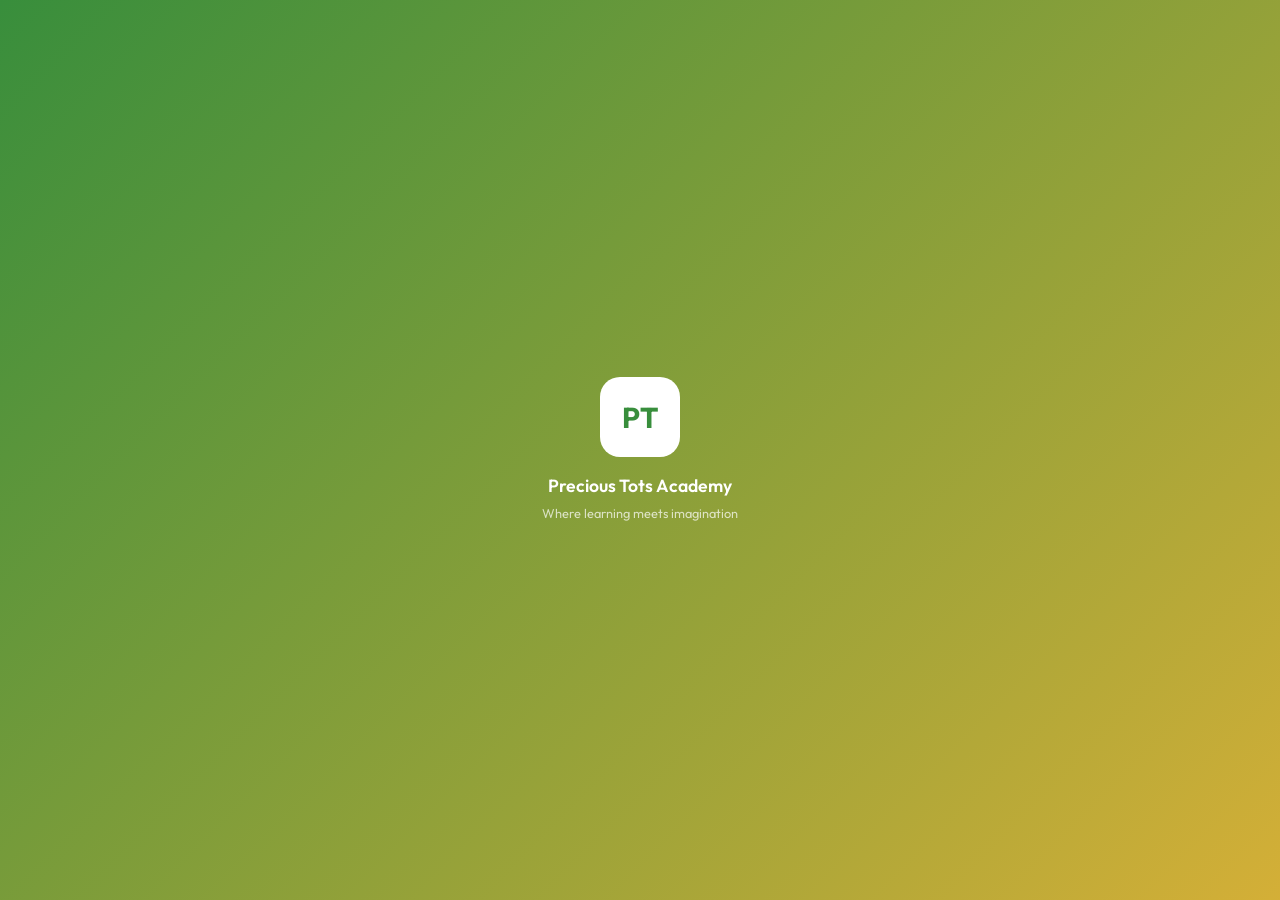
<file: app/src/main/assets/public/index.html>
<!DOCTYPE html>
<html lang="en">
<head>
  <meta charset="UTF-8" />
  <meta name="viewport" content="width=device-width, initial-scale=1.0, maximum-scale=1.0, user-scalable=no, viewport-fit=cover" />
  <meta name="apple-mobile-web-app-capable" content="yes" />
  <meta name="apple-mobile-web-app-status-bar-style" content="default" />
  <meta name="apple-mobile-web-app-title" content="PTA" />
  <meta name="mobile-web-app-capable" content="yes" />
  <meta name="theme-color" content="#388E3C" />
  <meta name="description" content="Precious Tots Academy — Where learning meets imagination." />
  <title>PTA — Precious Tots Academy</title>

  <link rel="manifest" href="./manifest.json" />

  <!-- Favicon -->
  <link rel="icon" href="data:image/svg+xml,<svg xmlns=%22http://www.w3.org/2000/svg%22 viewBox=%220 0 100 100%22><rect width=%22100%22 height=%22100%22 rx=%2222%22 fill=%22%23388E3C%22/><text x=%2250%22 y=%2268%22 font-size=%2255%22 text-anchor=%22middle%22 fill=%22white%22 font-family=%22Arial%22 font-weight=%22bold%22>PT</text></svg>" />

  <!-- Apple touch icon -->
  <link rel="apple-touch-icon" href="data:image/svg+xml,<svg xmlns=%22http://www.w3.org/2000/svg%22 viewBox=%220 0 100 100%22><rect width=%22100%22 height=%22100%22 rx=%2222%22 fill=%22%23388E3C%22/><text x=%2250%22 y=%2268%22 font-size=%2255%22 text-anchor=%22middle%22 fill=%22white%22 font-family=%22Arial%22 font-weight=%22bold%22>PT</text></svg>" />

  <!-- Bootstrap CSS -->
  <link href="https://cdn.jsdelivr.net/npm/bootstrap@5.3.2/dist/css/bootstrap.min.css" rel="stylesheet">

  <!-- Bootstrap Icons -->
  <link rel="stylesheet" href="https://cdn.jsdelivr.net/npm/bootstrap-icons@1.11.1/font/bootstrap-icons.css">

  <!-- Fonts -->
  <link href="https://fonts.googleapis.com/css2?family=Outfit:wght@300;400;500;600;700&display=swap" rel="stylesheet">

  <!-- App Styles -->
  <link rel="stylesheet" href="./styles.css">
</head>

<body data-theme="light">

  <!-- ===== Splash Screen ===== -->
  <div class="splash" id="splash">
    <div class="splash-logo">PT</div>
    <div class="splash-text">Precious Tots Academy</div>
    <div class="splash-subtext">Where learning meets imagination</div>
  </div>

  <!-- ===== Authentication Landing ===== -->
  <main class="auth-landing" id="authLanding" aria-label="Account access">
    <div class="auth-landing-glow auth-glow-one"></div>
    <div class="auth-landing-glow auth-glow-two"></div>
    <section class="auth-card">
      <div class="auth-brand">
        <div class="auth-brand-logo">PT</div>
        <div>
          <h1>Precious Tots Academy</h1>
          <p>Where learning meets imagination</p>
        </div>
      </div>

      <div class="auth-tabs" role="tablist" aria-label="Account options">
        <button type="button" class="auth-tab active" data-auth-panel="signupPanel">Create account</button>
        <button type="button" class="auth-tab" data-auth-panel="loginPanel">Log in</button>
      </div>

      <div class="auth-panel active" id="signupPanel">
        <h2>Create your account</h2>
        <p class="auth-intro">Submit your details and an administrator will review your request and provide an invite code.</p>
        <div class="auth-alerts"></div>
        <form id="signupForm">
          <div class="form-group">
            <label class="form-label" for="fullName">Name</label>
            <input type="text" class="form-input" id="fullName" placeholder="Enter your full name" autocomplete="name" required>
          </div>
          <div class="form-group">
            <label class="form-label" for="signupEmail">Email</label>
            <input type="email" class="form-input" id="signupEmail" placeholder="Enter your email" autocomplete="email" required>
          </div>
          <div class="form-group">
            <label class="form-label" for="signupPassword">Password</label>
            <input type="password" class="form-input" id="signupPassword" placeholder="Create a password" autocomplete="new-password" minlength="6" required>
          </div>
          <div class="form-group">
            <label class="form-label" for="confirmPassword">Confirm password</label>
            <input type="password" class="form-input" id="confirmPassword" placeholder="Repeat your password" autocomplete="new-password" minlength="6" required>
          </div>
          <button type="submit" class="auth-btn">
            <span class="btn-text">Request invite code</span>
            <div class="spinner-border spinner-border-sm" role="status"><span class="visually-hidden">Loading...</span></div>
          </button>
          <p class="legal-links">By requesting an account you acknowledge our <a href="legal/privacy.html" target="_blank">Privacy Policy</a>. You will accept the <a href="legal/terms.html" target="_blank">Terms</a> and <a href="legal/community-guidelines.html" target="_blank">Community Guidelines</a> before posting.</p>
        </form>
      </div>

      <div class="auth-panel" id="loginPanel">
        <h2>Welcome back</h2>
        <p class="auth-intro">Enter the invite code supplied by the administrator to continue.</p>
        <div class="auth-alerts"></div>
        <form id="loginForm">
          <div class="form-group">
            <label class="form-label" for="loginEmail">Email</label>
            <input type="email" class="form-input" id="loginEmail" placeholder="Enter your email" autocomplete="email" required>
          </div>
          <div class="form-group">
            <label class="form-label" for="loginPassword">Password</label>
            <input type="password" class="form-input" id="loginPassword" placeholder="Enter your password" autocomplete="current-password" required>
          </div>
          <div class="form-group">
            <label class="form-label" for="loginInviteCode">Invite code</label>
            <input type="text" class="form-input invite-code-input" id="loginInviteCode" placeholder="Not required for administrators" autocomplete="one-time-code" autocapitalize="characters">
          </div>
          <div class="auth-form-links"><a href="#" class="auth-link" data-sheet="forgotSheet">Forgot password?</a></div>
          <button type="submit" class="auth-btn">
            <span class="btn-text">Log in</span>
            <div class="spinner-border spinner-border-sm" role="status"><span class="visually-hidden">Loading...</span></div>
          </button>
        </form>
      </div>
    </section>
  </main>

  <!-- ===== App Shell ===== -->
  <div class="app-shell protected-app" style="display:none;">

    <!-- ===== Top App Bar ===== -->
    <header class="app-bar">
      <button class="icon-btn" id="menuToggle" aria-label="Open menu"><i class="bi bi-list"></i></button>
      <div class="app-bar-title">
        <div class="app-bar-logo">PT</div>
        <span id="appBarTitle">Precious Tots Academy</span>
      </div>
    </header>

    <!-- ===== Home Page ===== -->
    <div class="page active" id="page-home">

      <!-- Hero -->
      <section class="hero-section">
        <div class="floating-shape shape1"></div>
        <div class="floating-shape shape2"></div>
        <div class="floating-shape shape3"></div>
        <div style="position: relative; z-index: 10;">
          <h1>Where Learning Meets Imagination <i class="bi bi-stars"></i></h1>
          <p>Welcome to Precious Tots Academy — a joyful, creative space where every child's potential shines.</p>
          <button class="cta-btn" onclick="switchPage('page-programs')">
            <i class="bi bi-mortarboard"></i> Explore Programs
          </button>
        </div>
      </section>

      <!-- About -->
      <section style="padding: 8px 0;">
        <h2 class="section-title scroll-animate">About Us</h2>
        <p class="section-subtitle scroll-animate">A joyful place where every child grows with love, curiosity, and creativity <i class="bi bi-rainbow"></i></p>

        <div class="card-glass scroll-animate">
          <p style="font-size: 0.9rem; line-height: 1.55; margin: 0; opacity: 0.85;">
            At Precious Tots Academy, we believe every child deserves a nurturing environment
            where imagination blossoms and learning feels like play. Our experienced teachers
            inspire confidence, curiosity, and kindness through hands-on activities and joyful exploration.
          </p>
          <div class="stat-row">
            <div class="stat-card">
              <h3>10+</h3>
              <p>Years Experience</p>
            </div>
            <div class="stat-card">
              <h3>200+</h3>
              <p>Happy Students</p>
            </div>
            <div class="stat-card">
              <h3>15:1</h3>
              <p>Student–Teacher</p>
            </div>
          </div>
        </div>
      </section>

      <!-- Why Choose Us -->
      <section style="padding: 8px 0;">
        <h2 class="section-title scroll-animate">Why Choose Us</h2>
        <p class="section-subtitle scroll-animate">Building a foundation of love, learning, and trust</p>

        <div class="values-grid">
          <div class="value-card scroll-animate">
            <div class="program-icon"><i class="bi bi-heart"></i></div>
            <h3>Caring Teachers</h3>
            <p>Passionate educators nurture every child with patience and warmth.</p>
          </div>
          <div class="value-card scroll-animate">
            <div class="program-icon"><i class="bi bi-shield-check"></i></div>
            <h3>Safe Environment</h3>
            <p>A clean, secure, and happy space for children to explore.</p>
          </div>
          <div class="value-card scroll-animate">
            <div class="program-icon"><i class="bi bi-book"></i></div>
            <h3>Creative Curriculum</h3>
            <p>Playful, hands-on activities that inspire curiosity.</p>
          </div>
          <div class="value-card scroll-animate">
            <div class="program-icon"><i class="bi bi-people"></i></div>
            <h3>Parent Partnership</h3>
            <p>We grow together with families through open communication.</p>
          </div>
        </div>
      </section>

      <!-- Testimonials Preview -->
      <section style="padding: 8px 0;">
        <h2 class="section-title scroll-animate">Parent Voices</h2>
        <p class="section-subtitle scroll-animate">Hear what our happy families have to say</p>

        <div class="testimonial-card scroll-animate">
          <div class="testimonial-avatar"><i class="bi bi-person-circle"></i></div>
          <blockquote>"My daughter absolutely loves her teachers! I've seen her confidence grow every week."</blockquote>
          <h4>— Mrs. Edimoh</h4>
        </div>
        <div class="testimonial-card scroll-animate">
          <div class="testimonial-avatar"><i class="bi bi-person-circle"></i></div>
          <blockquote>"Such a joyful, creative atmosphere. The staff truly care about each child's growth."</blockquote>
          <h4>— Mr. Naphtali Z.</h4>
        </div>
        <div class="testimonial-card scroll-animate">
          <div class="testimonial-avatar"><i class="bi bi-person-circle"></i></div>
          <blockquote>"We're so grateful for the safe, loving environment Precious Tots provides."</blockquote>
          <h4>— Mrs. Tayo B.</h4>
        </div>
      </section>
    </div>

    <!-- ===== Programs Page ===== -->
    <div class="page" id="page-programs">
      <h2 class="section-title scroll-animate">Our Programs</h2>
      <p class="section-subtitle scroll-animate">Nurturing young minds through every stage of growth</p>

      <div class="program-grid">
        <div class="program-card scroll-animate" data-program="creche">
          <div class="program-icon"><i class="bi bi-balloon-heart"></i></div>
          <h3>Crèche</h3>
          <p>Early care with gentle play-based introduction to learning.</p>
        </div>
        <div class="program-card scroll-animate" data-program="reception">
          <div class="program-icon"><i class="bi bi-palette"></i></div>
          <h3>Reception</h3>
          <p>Foundation for early learning through creative exploration.</p>
        </div>
        <div class="program-card scroll-animate" data-program="kg1">
          <div class="program-icon"><i class="bi bi-pencil"></i></div>
          <h3>KG 1</h3>
          <p>Building essential skills through structured play.</p>
        </div>
        <div class="program-card scroll-animate" data-program="kg2">
          <div class="program-icon"><i class="bi bi-book"></i></div>
          <h3>KG 2</h3>
          <p>Advanced kindergarten preparing children for primary.</p>
        </div>
        <div class="program-card scroll-animate" data-program="preparatory">
          <div class="program-icon"><i class="bi bi-gear"></i></div>
          <h3>Preparatory</h3>
          <p>Comprehensive preparation for primary school.</p>
        </div>
        <div class="program-card scroll-animate" data-program="grade1">
          <div class="program-icon"><i class="bi bi-1-circle"></i></div>
          <h3>Grade 1</h3>
          <p>Foundational literacy and numeracy focus.</p>
        </div>
        <div class="program-card scroll-animate" data-program="grade2">
          <div class="program-icon"><i class="bi bi-2-circle"></i></div>
          <h3>Grade 2</h3>
          <p>Building on core academic skills.</p>
        </div>
        <div class="program-card scroll-animate" data-program="grade3">
          <div class="program-icon"><i class="bi bi-3-circle"></i></div>
          <h3>Grade 3</h3>
          <p>Expanded subject knowledge and concepts.</p>
        </div>
        <div class="program-card scroll-animate" data-program="grade4">
          <div class="program-icon"><i class="bi bi-4-circle"></i></div>
          <h3>Grade 4</h3>
          <p>Independent learning skills development.</p>
        </div>
        <div class="program-card scroll-animate" data-program="grade5">
          <div class="program-icon"><i class="bi bi-5-circle"></i></div>
          <h3>Grade 5</h3>
          <p>Preparing students for secondary education.</p>
        </div>
      </div>

      <div style="text-align: center; margin-top: 20px;">
        <button class="cta-btn" id="signupTrigger">
          <i class="bi bi-mortarboard"></i> Enroll Now
        </button>
      </div>
    </div>

    <!-- ===== Gallery Page ===== -->
    <div class="page" id="page-gallery">
      <h2 class="section-title scroll-animate">Noticeboard</h2>
      <p class="section-subtitle scroll-animate">School photos, documents, videos and announcements</p>

      <!-- Upload Section (visible when logged in) -->
      <div id="uploadSection" style="display:none;">
        <div class="card-glass scroll-animate" style="margin-top: 20px;">
          <h3 style="font-size: 1.1rem; font-weight: 600; margin-bottom: 12px; text-align: center;">
            <i class="bi bi-cloud-arrow-up" style="color: var(--primary-green);"></i> Upload Media
          </h3>
          <p style="font-size: 0.8rem; opacity: 0.6; text-align: center; margin-bottom: 16px;">
            Share photos, documents, and videos
          </p>

          <div id="uploadAlerts"></div>

          <div class="upload-btn-row">
            <button class="upload-btn" id="cameraBtn">
              <i class="bi bi-camera"></i>
              <span>Camera</span>
            </button>
            <button class="upload-btn" onclick="document.getElementById('photoInput').click()">
              <i class="bi bi-image"></i>
              <span>Photo</span>
            </button>
            <button class="upload-btn" onclick="document.getElementById('pdfInput').click()">
              <i class="bi bi-file-earmark-pdf"></i>
              <span>PDF</span>
            </button>
            <button class="upload-btn" onclick="document.getElementById('videoInput').click()">
              <i class="bi bi-camera-reels"></i>
              <span>Video</span>
            </button>
          </div>

          <div id="uploadProgress" style="display:none; text-align:center; padding:12px; font-size:0.8rem; color:var(--primary-green); font-weight:500;"></div>

          <!-- Hidden file inputs -->
          <input type="file" id="photoInput" accept="image/png,image/jpeg,image/gif,image/webp,image/heic,image/heif" style="display:none;">
          <input type="file" id="pdfInput" accept="application/pdf,.pdf" style="display:none;">
          <input type="file" id="videoInput" accept="video/mp4,video/quicktime,video/x-msvideo,video/x-matroska,video/webm" style="display:none;">
        </div>
      </div>

      <div class="gallery-grid">
        <div class="gallery-item scroll-animate">
          <i class="bi bi-brush gallery-icon"></i>
          <h4>Art Class</h4>
          <p>Creative expression through painting and crafts</p>
        </div>
        <div class="gallery-item scroll-animate">
          <i class="bi bi-book-half gallery-icon"></i>
          <h4>Story Time</h4>
          <p>Immersive storytelling sessions</p>
        </div>
        <div class="gallery-item scroll-animate">
          <i class="bi bi-tree gallery-icon"></i>
          <h4>Outdoor Play</h4>
          <p>Safe, fun playground activities</p>
        </div>
        <div class="gallery-item scroll-animate">
          <i class="bi bi-music-note-beamed gallery-icon"></i>
          <h4>Music & Movement</h4>
          <p>Rhythm and coordination development</p>
        </div>
        <div class="gallery-item scroll-animate">
          <i class="bi bi-puzzle gallery-icon"></i>
          <h4>Learning Centers</h4>
          <p>Interactive educational stations</p>
        </div>
        <div class="gallery-item scroll-animate">
          <i class="bi bi-emoji-smile gallery-icon"></i>
          <h4>Happy Faces</h4>
          <p>Joyful moments throughout the day</p>
        </div>
      </div>
    </div>

    <!-- ===== Contact Page ===== -->
    <div class="page" id="page-contact">
      <h2 class="section-title scroll-animate">Get in Touch <i class="bi bi-flower1"></i></h2>
      <p class="section-subtitle scroll-animate">"Where learning blossoms and thrive."</p>

      <div class="card-glass scroll-animate">
        <div class="contact-item">
          <i class="bi bi-geo-alt"></i>
          <span>Road 2 (Nung Inyang Ekpo) Off Pepsi Junction,<br>Idoro Road, Uyo, Akwa Ibom State, Nigeria.</span>
        </div>
        <div class="contact-item">
          <i class="bi bi-telephone"></i>
          <a href="tel:+2348109778397">+234 810 977 8397</a>
        </div>
        <div class="contact-item">
          <i class="bi bi-envelope"></i>
          <a href="mailto:precioustotsacademy@outlook.com">precioustotsacademy@outlook.com</a>
        </div>
        <div style="margin-top: 16px;">
          <a href="https://wa.me/2348109778397" target="_blank" class="cta-btn" style="text-decoration: none;">
            <i class="bi bi-whatsapp"></i> Chat on WhatsApp
          </a>
        </div>
      </div>

      <div class="card-glass scroll-animate" style="padding: 0; overflow: hidden;">
        <div class="map-container" style="margin: 0; border: none; height: 220px;">
          <iframe
            src="https://www.google.com/maps/embed?pb=!1m18!1m12!1m3!1d3975.191570515006!2d7.950000!3d4.950000!2m3!1f0!2f0!3f0!3m2!1i1024!2i768!4f13.1!3m3!1m2!1s0x0%3A0x0!2zNMKwNTcnMDAuMCJOIDfCsDU3JzAwLjAiRQ!5e0!3m2!1sen!2sng!4v1620000000000!5m2!1sen!2sng"
            width="100%" height="100%" style="border:0;" allowfullscreen="" loading="lazy"
            referrerpolicy="no-referrer-when-downgrade">
          </iframe>
        </div>
      </div>

      <div style="text-align: center; padding: 24px 0 8px; font-size: 0.75rem; opacity: 0.5;">
        &copy; <script>document.write(new Date().getFullYear())</script> Precious Tots Academy<br>
        Built by <a href="https://wa.link/pf0gjq" target="_blank" style="color: var(--primary-green); text-decoration: none;">Great Pam</a>
      </div>
    </div>

    <div class="page" id="page-chat">
      <h2 class="section-title"><i class="bi bi-chat-dots"></i> Chatroom</h2>
      <p class="section-subtitle">PTA community group chat</p>
      <div id="chatMessages" class="chat-messages"><div class="chat-empty">Loading messages…</div></div>
      <form id="chatForm" class="chat-compose"><textarea id="chatInput" class="form-input" rows="2" maxlength="1000" placeholder="Type a message…" required></textarea><button class="auth-btn" type="submit"><i class="bi bi-send"></i> Send</button></form>
    </div>

    <div class="page" id="page-account">
      <h2 class="section-title"><i class="bi bi-person-gear"></i> Account &amp; Legal</h2>
      <p class="section-subtitle">Manage your account and review PTA policies</p>
      <div class="card-glass legal-menu">
        <a href="legal/privacy.html" target="_blank"><i class="bi bi-shield-check"></i> Privacy Policy</a>
        <a href="legal/terms.html" target="_blank"><i class="bi bi-file-text"></i> Terms of Use</a>
        <a href="legal/community-guidelines.html" target="_blank"><i class="bi bi-people"></i> Community Guidelines</a>
        <a href="legal/delete-account.html" target="_blank"><i class="bi bi-info-circle"></i> Account deletion information</a>
      </div>
      <div class="card-glass danger-zone">
        <h3>Delete account</h3>
        <p>Access will be revoked immediately. Your account is scheduled for permanent deletion after 14 days. Chat history is anonymized; owned uploads are deleted. Minimal safety records may be retained as described in the Privacy Policy.</p>
        <button type="button" class="danger-btn" id="deleteAccountBtn"><i class="bi bi-trash3"></i> Request account deletion</button>
      </div>
    </div>

    <!-- ===== Admin Page (hidden, shown for admins only) ===== -->
    <div class="page" id="page-admin">
      <h2 class="section-title scroll-animate"><i class="bi bi-shield-lock"></i> Admin Panel</h2>
      <p class="section-subtitle scroll-animate">Review account requests and manage members</p>

      <div id="adminAlerts"></div>

      <!-- Account Requests -->
      <div class="card-glass scroll-animate">
        <div class="admin-section-heading">
          <h3><i class="bi bi-person-check"></i> Account requests</h3>
          <span class="admin-count" id="adminRequestCount">0</span>
        </div>
        <p class="admin-section-help">Generate an access code for a requester, then share it with them.</p>
        <div id="adminRequestLoading" class="admin-loading">
          <div class="spinner-border spinner-border-sm" role="status"></div> Loading requests...
        </div>
        <div id="adminRequestList"></div>
      </div>

      <!-- Member List -->
      <div class="card-glass scroll-animate" style="margin-top: 12px;">
        <div class="admin-section-heading">
          <h3><i class="bi bi-people"></i> Members</h3>
          <span class="admin-count" id="adminMemberCount">0</span>
        </div>
        <div id="adminLoading" class="admin-loading">
          <div class="spinner-border spinner-border-sm" role="status"></div> Loading members...
        </div>
        <div id="adminMemberList"></div>
      </div>

      <!-- Administrator List -->
      <div class="card-glass scroll-animate" style="margin-top: 12px;">
        <div class="admin-section-heading">
          <h3><i class="bi bi-shield-check"></i> Administrators</h3>
          <span class="admin-count" id="adminAdminCount">0</span>
        </div>
        <p class="admin-section-help">Administrators can review requests, generate codes, and manage members.</p>
        <div id="adminAdminList"></div>
      </div>

      <div class="card-glass scroll-animate" style="margin-top: 12px;">
        <div class="admin-section-heading"><h3><i class="bi bi-flag"></i> Reports</h3><span class="admin-count" id="adminReportCount">0</span></div>
        <p class="admin-section-help">Review within 48 hours. Escalate child-safety concerns immediately to the safeguarding lead.</p>
        <div id="adminReportList"><p class="admin-loading">Loading reports...</p></div>
      </div>

    </div>

  </div><!-- /app-shell -->

  <div class="menu-overlay protected-app" id="menuOverlay" style="display:none;"></div>
  <aside class="side-menu protected-app" id="sideMenu" style="display:none;">
    <div class="side-menu-header"><strong>PTA Menu</strong><button class="icon-btn" id="menuClose"><i class="bi bi-x-lg"></i></button></div>
    <button class="menu-item" data-menu-page="page-gallery"><i class="bi bi-megaphone"></i> Noticeboard</button>
    <button class="menu-item" data-menu-page="page-chat"><i class="bi bi-chat-dots"></i> Chatroom</button>
    <div class="menu-section-label">Settings</div>
    <button class="menu-item" data-menu-page="page-account"><i class="bi bi-person-gear"></i> Account &amp; Legal</button>
    <button class="menu-item" data-menu-sheet="changePasswordSheet" type="button"><i class="bi bi-key"></i> Change Password</button>
    <button class="menu-item" id="themeToggle" type="button"><i class="bi bi-moon"></i><span class="menu-control-label">Dark mode</span></button>
    <button class="menu-item" id="loginTrigger" type="button"><i class="bi bi-box-arrow-right"></i><span class="menu-control-label">Sign out</span></button>
  </aside>

  <!-- ===== Biometric Lock Screen ===== -->
  <div id="biometricLock" class="biometric-lock">
    <div class="biometric-lock-content">
      <i class="bi bi-fingerprint biometric-lock-icon"></i>
      <h3>Authenticate</h3>
      <p id="biometricMsg">Use your fingerprint or screen lock to access PTA</p>
      <button class="auth-btn" id="biometricUnlockBtn">
        <span class="btn-text">Unlock</span>
      </button>
    </div>
  </div>

  <div id="consentGate" class="compliance-overlay" role="dialog" aria-modal="true" aria-labelledby="consentTitle">
    <div class="compliance-dialog">
      <h3 id="consentTitle">Before you continue</h3>
      <p>Review and accept the current PTA Terms of Use and Community Guidelines. Acceptance is recorded with the document version and time.</p>
      <div class="guideline-summary"><strong>Community safety</strong><span>No harassment, threats, hate, sexual or exploitative content, spam, impersonation, illegal content, unauthorized school disclosures, or sharing children’s information/images without authorization. Content may be removed and accounts suspended.</span></div>
      <div class="legal-links"><a href="legal/terms.html" target="_blank">Terms of Use</a> · <a href="legal/privacy.html" target="_blank">Privacy Policy</a> · <a href="legal/community-guidelines.html" target="_blank">Community Guidelines</a></div>
      <label class="consent-check"><input type="checkbox" id="consentCheckbox"> <span>I have read and agree to the Terms of Use and Community Guidelines.</span></label>
      <div id="consentError" class="form-error"></div>
      <button type="button" class="auth-btn" id="acceptLegalBtn">Accept and continue</button>
    </div>
  </div>

  <div id="reportSheet" class="compliance-overlay" role="dialog" aria-modal="true" aria-labelledby="reportTitle">
    <form class="compliance-dialog" id="reportForm">
      <h3 id="reportTitle">Report</h3>
      <p id="reportTargetText"></p>
      <label class="form-label" for="reportReason">Reason</label>
      <select class="form-input" id="reportReason" required><option value="">Select a reason</option><option value="harassment">Harassment, bullying, threats or hate</option><option value="sexual_content">Sexual or exploitative content</option><option value="child_safety">Child safety or unauthorized child information</option><option value="privacy">Privacy violation</option><option value="spam_impersonation">Spam or impersonation</option><option value="illegal_content">Illegal content</option><option value="school_confidentiality">Unauthorized school information</option><option value="other">Other</option></select>
      <label class="form-label" for="reportDetails">Details (optional)</label>
      <textarea class="form-input" id="reportDetails" maxlength="2000" rows="4"></textarea>
      <div class="dialog-actions"><button type="button" class="secondary-btn" id="cancelReportBtn">Cancel</button><button type="submit" class="auth-btn">Submit report</button></div>
    </form>
  </div>

  <!-- ===== Bottom Tab Navigation ===== -->
  <nav class="bottom-nav protected-app" style="display:none;">
    <a href="#" class="tab-item active" data-page="page-home">
      <i class="bi bi-house-door"></i>
      <span>Home</span>
    </a>
    <a href="#" class="tab-item" data-page="page-programs">
      <i class="bi bi-mortarboard"></i>
      <span>Programs</span>
    </a>
    <a href="#" class="tab-item" data-page="page-gallery">
      <i class="bi bi-images"></i>
      <span>Gallery</span>
    </a>
    <a href="#" class="tab-item" data-page="page-contact">
      <i class="bi bi-chat-dots"></i>
      <span>Contact</span>
    </a>
    <a href="#" class="tab-item" id="adminTab" data-page="page-admin" style="display:none;">
      <i class="bi bi-shield-lock"></i>
      <span>Admin</span>
    </a>
  </nav>

  <!-- ===== Sheet Overlay ===== -->
  <div class="sheet-overlay" id="sheetOverlay"></div>

  <!-- ===== Forgot Password Sheet ===== -->
  <div class="bottom-sheet" id="forgotSheet">
    <div class="sheet-handle"></div>
    <div class="sheet-content">
      <div class="sheet-icon"><i class="bi bi-key"></i></div>
      <h3 class="sheet-title">Reset Your Password</h3>
      <p style="text-align: center; font-size: 0.85rem; opacity: 0.7; margin-bottom: 16px;">
        Enter your email address and we'll send you a link to reset your password.
      </p>
      <form id="forgotPasswordForm">
        <div class="form-group">
          <label class="form-label" for="forgotEmail">Email Address</label>
          <input type="email" class="form-input" id="forgotEmail" placeholder="Enter your email" required>
        </div>
        <button type="submit" class="auth-btn">
          <span class="btn-text">Send Reset Link</span>
          <div class="spinner-border spinner-border-sm" role="status">
            <span class="visually-hidden">Loading...</span>
          </div>
        </button>
      </form>
      <div style="text-align: center; margin-top: 14px;">
        <a href="#" class="auth-link" id="backToLogin">Back to Login</a>
      </div>
    </div>
  </div>

  <!-- ===== Change Password Sheet ===== -->
  <div class="bottom-sheet" id="changePasswordSheet">
    <div class="sheet-handle"></div>
    <div class="sheet-content">
      <div class="sheet-icon"><i class="bi bi-shield-lock"></i></div>
      <h3 class="sheet-title">Change Password</h3>
      <p class="sheet-description">Confirm your current password, then choose a new password.</p>
      <form id="changePasswordForm">
        <div class="form-group">
          <label class="form-label" for="currentPassword">Current Password</label>
          <input type="password" class="form-input" id="currentPassword" autocomplete="current-password" required>
        </div>
        <div class="form-group">
          <label class="form-label" for="newPassword">New Password</label>
          <input type="password" class="form-input" id="newPassword" autocomplete="new-password" minlength="6" required>
        </div>
        <div class="form-group">
          <label class="form-label" for="confirmNewPassword">Confirm New Password</label>
          <input type="password" class="form-input" id="confirmNewPassword" autocomplete="new-password" minlength="6" required>
        </div>
        <button type="submit" class="auth-btn">
          <span class="btn-text">Update Password</span>
          <div class="spinner-border spinner-border-sm" role="status"><span class="visually-hidden">Loading...</span></div>
        </button>
      </form>
    </div>
  </div>

  <!-- ===== Program Detail Sheet ===== -->
  <div class="bottom-sheet" id="programSheet">
    <div class="sheet-handle"></div>
    <div class="sheet-content">
      <div class="sheet-icon"><i class="bi bi-info-circle"></i></div>
      <h3 class="sheet-title" id="programDetailTitle">Class Information</h3>
      <div class="program-detail-content">
        <p id="programDetailBody"></p>
      </div>
      <button type="button" class="auth-btn" onclick="hideSheet()">Close</button>
    </div>
  </div>

  <!-- Bootstrap JS -->
  <script src="https://cdn.jsdelivr.net/npm/bootstrap@5.3.2/dist/js/bootstrap.bundle.min.js"></script>

  <!-- Supabase Library (bundled locally) -->
  <script src="./supabase.min.js"></script>

  <!-- Supabase Config (must load before app.js) -->
  <script src="./supabase-config.js"></script>

  <!-- App JS -->
  <script src="./app.js"></script>
</body>
</html>
</file>
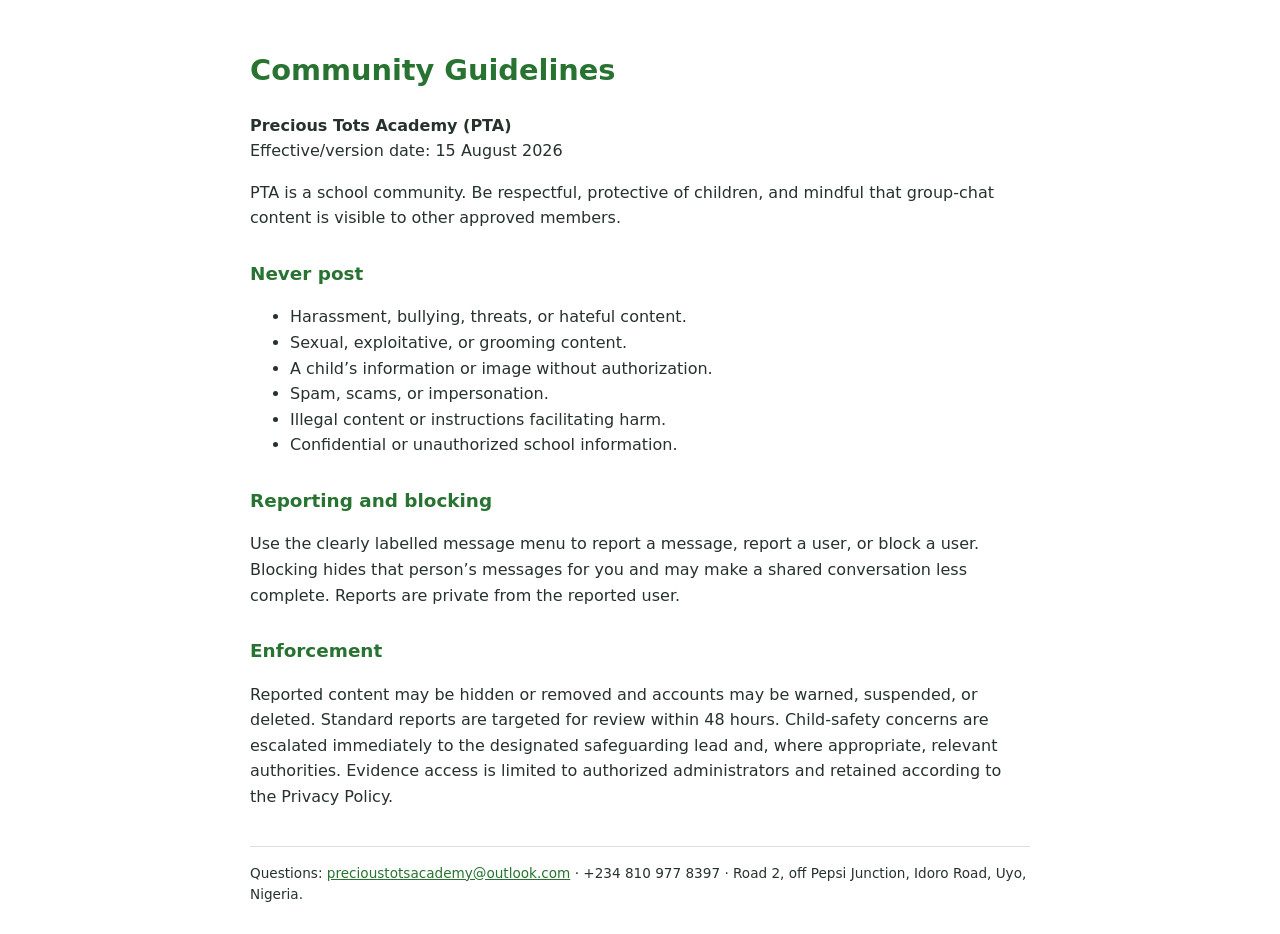
<file: app/src/main/assets/public/legal/community-guidelines.html>
<!doctype html><html lang="en"><head><meta charset="utf-8"><meta name="viewport" content="width=device-width,initial-scale=1"><title>Community Guidelines — Precious Tots Academy</title><style>body{font:16px/1.6 system-ui,sans-serif;max-width:780px;margin:auto;padding:28px 20px;color:#26322b}h1,h2{color:#287331}h1{font-size:1.8rem}h2{font-size:1.15rem;margin-top:28px}a{color:#287331}.note{padding:14px;background:#edf7ee;border-radius:10px}footer{margin-top:36px;border-top:1px solid #ddd;padding-top:16px;font-size:.85rem}</style></head><body><h1>Community Guidelines</h1><p><strong>Precious Tots Academy (PTA)</strong><br>Effective/version date: 15 August 2026</p><p>PTA is a school community. Be respectful, protective of children, and mindful that group-chat content is visible to other approved members.</p><h2>Never post</h2><ul><li>Harassment, bullying, threats, or hateful content.</li><li>Sexual, exploitative, or grooming content.</li><li>A child’s information or image without authorization.</li><li>Spam, scams, or impersonation.</li><li>Illegal content or instructions facilitating harm.</li><li>Confidential or unauthorized school information.</li></ul><h2>Reporting and blocking</h2><p>Use the clearly labelled message menu to report a message, report a user, or block a user. Blocking hides that person’s messages for you and may make a shared conversation less complete. Reports are private from the reported user.</p><h2>Enforcement</h2><p>Reported content may be hidden or removed and accounts may be warned, suspended, or deleted. Standard reports are targeted for review within 48 hours. Child-safety concerns are escalated immediately to the designated safeguarding lead and, where appropriate, relevant authorities. Evidence access is limited to authorized administrators and retained according to the Privacy Policy.</p><footer>Questions: <a href="mailto:precioustotsacademy@outlook.com">precioustotsacademy@outlook.com</a> · +234 810 977 8397 · Road 2, off Pepsi Junction, Idoro Road, Uyo, Nigeria.</footer></body></html>
</file>
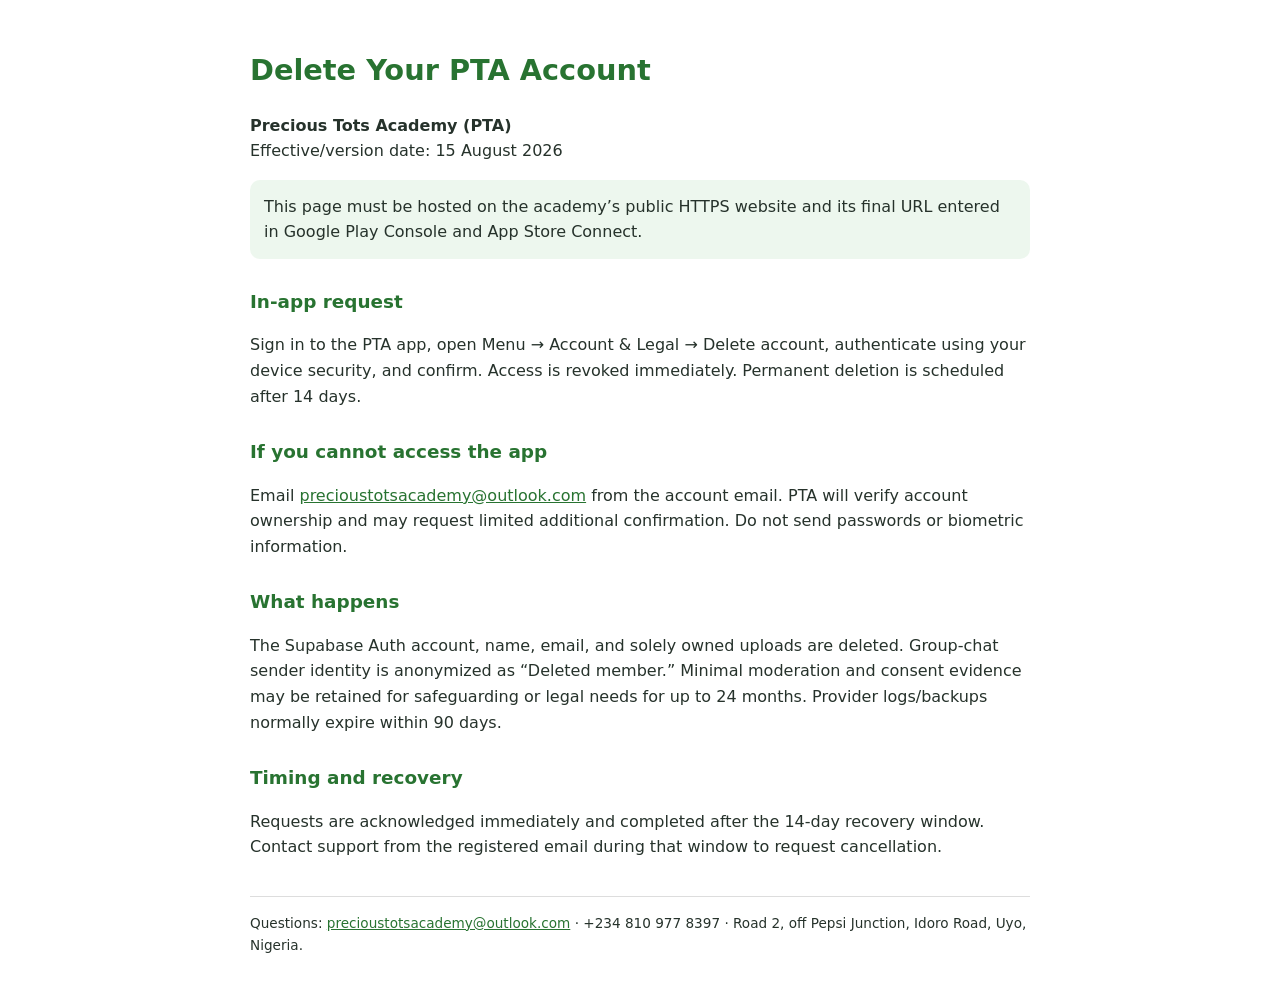
<file: app/src/main/assets/public/legal/delete-account.html>
<!doctype html><html lang="en"><head><meta charset="utf-8"><meta name="viewport" content="width=device-width,initial-scale=1"><title>Delete Your PTA Account — Precious Tots Academy</title><style>body{font:16px/1.6 system-ui,sans-serif;max-width:780px;margin:auto;padding:28px 20px;color:#26322b}h1,h2{color:#287331}h1{font-size:1.8rem}h2{font-size:1.15rem;margin-top:28px}a{color:#287331}.note{padding:14px;background:#edf7ee;border-radius:10px}footer{margin-top:36px;border-top:1px solid #ddd;padding-top:16px;font-size:.85rem}</style></head><body><h1>Delete Your PTA Account</h1><p><strong>Precious Tots Academy (PTA)</strong><br>Effective/version date: 15 August 2026</p><p class="note">This page must be hosted on the academy’s public HTTPS website and its final URL entered in Google Play Console and App Store Connect.</p><h2>In-app request</h2><p>Sign in to the PTA app, open Menu → Account &amp; Legal → Delete account, authenticate using your device security, and confirm. Access is revoked immediately. Permanent deletion is scheduled after 14 days.</p><h2>If you cannot access the app</h2><p>Email <a href="mailto:precioustotsacademy@outlook.com?subject=PTA%20account%20deletion">precioustotsacademy@outlook.com</a> from the account email. PTA will verify account ownership and may request limited additional confirmation. Do not send passwords or biometric information.</p><h2>What happens</h2><p>The Supabase Auth account, name, email, and solely owned uploads are deleted. Group-chat sender identity is anonymized as “Deleted member.” Minimal moderation and consent evidence may be retained for safeguarding or legal needs for up to 24 months. Provider logs/backups normally expire within 90 days.</p><h2>Timing and recovery</h2><p>Requests are acknowledged immediately and completed after the 14-day recovery window. Contact support from the registered email during that window to request cancellation.</p><footer>Questions: <a href="mailto:precioustotsacademy@outlook.com">precioustotsacademy@outlook.com</a> · +234 810 977 8397 · Road 2, off Pepsi Junction, Idoro Road, Uyo, Nigeria.</footer></body></html>
</file>
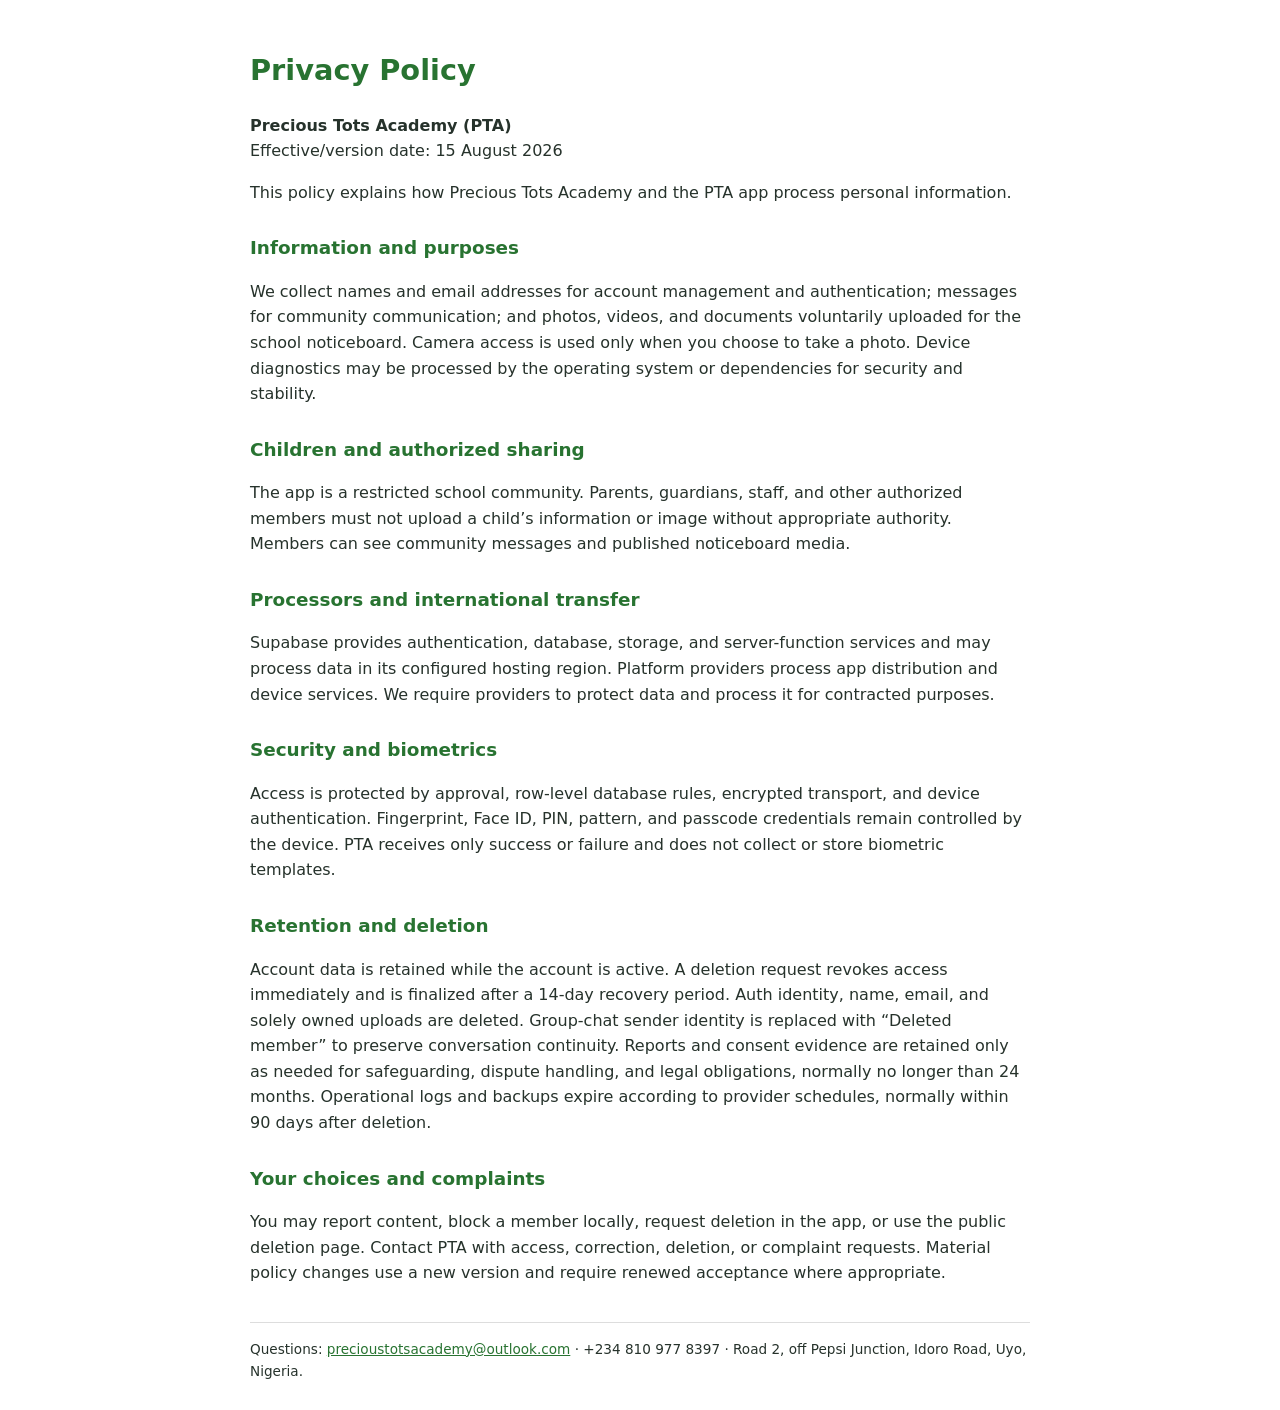
<file: app/src/main/assets/public/legal/privacy.html>
<!doctype html><html lang="en"><head><meta charset="utf-8"><meta name="viewport" content="width=device-width,initial-scale=1"><title>Privacy Policy — Precious Tots Academy</title><style>body{font:16px/1.6 system-ui,sans-serif;max-width:780px;margin:auto;padding:28px 20px;color:#26322b}h1,h2{color:#287331}h1{font-size:1.8rem}h2{font-size:1.15rem;margin-top:28px}a{color:#287331}.note{padding:14px;background:#edf7ee;border-radius:10px}footer{margin-top:36px;border-top:1px solid #ddd;padding-top:16px;font-size:.85rem}</style></head><body><h1>Privacy Policy</h1><p><strong>Precious Tots Academy (PTA)</strong><br>Effective/version date: 15 August 2026</p><p>This policy explains how Precious Tots Academy and the PTA app process personal information.</p><h2>Information and purposes</h2><p>We collect names and email addresses for account management and authentication; messages for community communication; and photos, videos, and documents voluntarily uploaded for the school noticeboard. Camera access is used only when you choose to take a photo. Device diagnostics may be processed by the operating system or dependencies for security and stability.</p><h2>Children and authorized sharing</h2><p>The app is a restricted school community. Parents, guardians, staff, and other authorized members must not upload a child’s information or image without appropriate authority. Members can see community messages and published noticeboard media.</p><h2>Processors and international transfer</h2><p>Supabase provides authentication, database, storage, and server-function services and may process data in its configured hosting region. Platform providers process app distribution and device services. We require providers to protect data and process it for contracted purposes.</p><h2>Security and biometrics</h2><p>Access is protected by approval, row-level database rules, encrypted transport, and device authentication. Fingerprint, Face ID, PIN, pattern, and passcode credentials remain controlled by the device. PTA receives only success or failure and does not collect or store biometric templates.</p><h2>Retention and deletion</h2><p>Account data is retained while the account is active. A deletion request revokes access immediately and is finalized after a 14-day recovery period. Auth identity, name, email, and solely owned uploads are deleted. Group-chat sender identity is replaced with “Deleted member” to preserve conversation continuity. Reports and consent evidence are retained only as needed for safeguarding, dispute handling, and legal obligations, normally no longer than 24 months. Operational logs and backups expire according to provider schedules, normally within 90 days after deletion.</p><h2>Your choices and complaints</h2><p>You may report content, block a member locally, request deletion in the app, or use the public deletion page. Contact PTA with access, correction, deletion, or complaint requests. Material policy changes use a new version and require renewed acceptance where appropriate.</p><footer>Questions: <a href="mailto:precioustotsacademy@outlook.com">precioustotsacademy@outlook.com</a> · +234 810 977 8397 · Road 2, off Pepsi Junction, Idoro Road, Uyo, Nigeria.</footer></body></html>
</file>
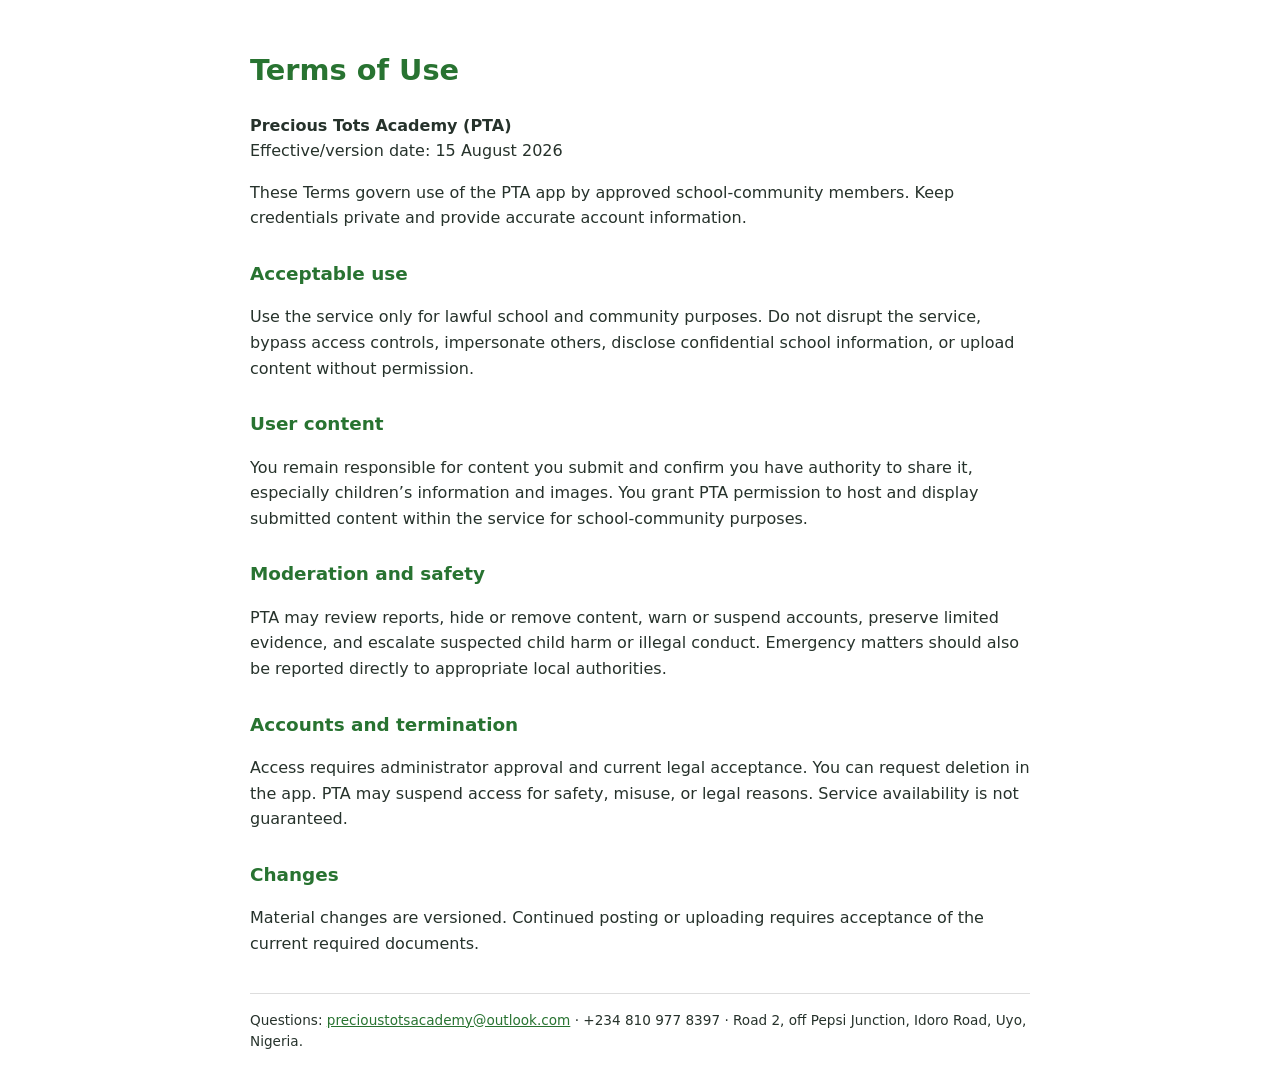
<file: app/src/main/assets/public/legal/terms.html>
<!doctype html><html lang="en"><head><meta charset="utf-8"><meta name="viewport" content="width=device-width,initial-scale=1"><title>Terms of Use — Precious Tots Academy</title><style>body{font:16px/1.6 system-ui,sans-serif;max-width:780px;margin:auto;padding:28px 20px;color:#26322b}h1,h2{color:#287331}h1{font-size:1.8rem}h2{font-size:1.15rem;margin-top:28px}a{color:#287331}.note{padding:14px;background:#edf7ee;border-radius:10px}footer{margin-top:36px;border-top:1px solid #ddd;padding-top:16px;font-size:.85rem}</style></head><body><h1>Terms of Use</h1><p><strong>Precious Tots Academy (PTA)</strong><br>Effective/version date: 15 August 2026</p><p>These Terms govern use of the PTA app by approved school-community members. Keep credentials private and provide accurate account information.</p><h2>Acceptable use</h2><p>Use the service only for lawful school and community purposes. Do not disrupt the service, bypass access controls, impersonate others, disclose confidential school information, or upload content without permission.</p><h2>User content</h2><p>You remain responsible for content you submit and confirm you have authority to share it, especially children’s information and images. You grant PTA permission to host and display submitted content within the service for school-community purposes.</p><h2>Moderation and safety</h2><p>PTA may review reports, hide or remove content, warn or suspend accounts, preserve limited evidence, and escalate suspected child harm or illegal conduct. Emergency matters should also be reported directly to appropriate local authorities.</p><h2>Accounts and termination</h2><p>Access requires administrator approval and current legal acceptance. You can request deletion in the app. PTA may suspend access for safety, misuse, or legal reasons. Service availability is not guaranteed.</p><h2>Changes</h2><p>Material changes are versioned. Continued posting or uploading requires acceptance of the current required documents.</p><footer>Questions: <a href="mailto:precioustotsacademy@outlook.com">precioustotsacademy@outlook.com</a> · +234 810 977 8397 · Road 2, off Pepsi Junction, Idoro Road, Uyo, Nigeria.</footer></body></html>
</file>
<file: app/src/main/assets/public/styles.css>
/* ===== PTA App — Native Mobile Feel ===== */

:root {
  --primary-red: #D32F2F;
  --primary-green: #388E3C;
  --primary-gold: #D4AF37;
  --light-bg: #f8f9fa;
  --dark-bg: #121212;
  --light-text: #212529;
  --dark-text: #f8f9fa;
  --glass-light: rgba(255, 255, 255, 0.72);
  --glass-dark: rgba(30, 30, 30, 0.72);
  --nav-height: 64px;
  --header-height: 56px;
  --safe-top: env(safe-area-inset-top, 0px);
  --safe-bottom: env(safe-area-inset-bottom, 0px);
}

[data-theme="light"] {
  --bg: var(--light-bg);
  --text: var(--light-text);
  --glass: var(--glass-light);
  --card-bg: rgba(255, 255, 255, 0.85);
  --border-color: rgba(0, 0, 0, 0.08);
}

[data-theme="dark"] {
  --bg: var(--dark-bg);
  --text: var(--dark-text);
  --glass: var(--glass-dark);
  --card-bg: rgba(30, 30, 30, 0.85);
  --border-color: rgba(255, 255, 255, 0.08);
}

* {
  -webkit-tap-highlight-color: transparent;
  -webkit-touch-callout: none;
}

html, body {
  margin: 0;
  padding: 0;
  overscroll-behavior: none;
}

body {
  background-color: var(--bg);
  color: var(--text);
  font-family: 'Outfit', sans-serif;
  transition: background-color 0.3s, color 0.3s;
  overflow-x: hidden;
  -webkit-user-select: none;
  user-select: none;
  -webkit-font-smoothing: antialiased;
}

/* ===== Authentication Landing ===== */
.auth-landing {
  position: relative;
  min-height: 100vh;
  padding: calc(28px + var(--safe-top)) 20px calc(28px + var(--safe-bottom));
  display: flex;
  align-items: center;
  justify-content: center;
  overflow: hidden;
}

.auth-landing-glow {
  position: absolute;
  width: 260px;
  height: 260px;
  border-radius: 50%;
  filter: blur(60px);
  opacity: 0.16;
  pointer-events: none;
}

.auth-glow-one { background: var(--primary-green); top: -70px; right: -90px; }
.auth-glow-two { background: var(--primary-gold); bottom: -80px; left: -100px; }

.auth-card {
  position: relative;
  z-index: 1;
  width: 100%;
  max-width: 440px;
  padding: 24px;
  border: 1px solid var(--border-color);
  border-radius: 24px;
  background: var(--card-bg);
  box-shadow: 0 20px 60px rgba(0, 0, 0, 0.1);
  backdrop-filter: blur(18px);
}

.auth-brand { display: flex; align-items: center; gap: 12px; margin-bottom: 22px; }
.auth-brand-logo { width: 50px; height: 50px; border-radius: 15px; display: grid; place-items: center; color: white; font-weight: 700; background: linear-gradient(135deg, var(--primary-green), var(--primary-gold)); }
.auth-brand h1 { margin: 0; font-size: 1.15rem; font-weight: 700; color: var(--primary-green); }
.auth-brand p { margin: 2px 0 0; font-size: 0.75rem; opacity: 0.62; }
.auth-tabs { display: grid; grid-template-columns: 1fr 1fr; gap: 4px; padding: 4px; margin-bottom: 22px; border-radius: 14px; background: rgba(128, 128, 128, 0.1); }
.auth-tab { border: 0; border-radius: 10px; padding: 10px; background: transparent; color: var(--text); font: inherit; font-size: 0.86rem; font-weight: 600; cursor: pointer; }
.auth-tab.active { color: white; background: var(--primary-green); box-shadow: 0 4px 12px rgba(56, 142, 60, 0.2); }
.auth-panel { display: none; }
.auth-panel.active { display: block; animation: pageIn 0.25s ease; }
.auth-panel h2 { margin: 0 0 6px; font-size: 1.4rem; }
.auth-intro { margin: 0 0 18px; font-size: 0.82rem; line-height: 1.45; opacity: 0.66; }
.auth-form-links { text-align: right; margin: -2px 0 8px; }
.invite-code-input { text-transform: uppercase; letter-spacing: 0.18em; font-weight: 700; }

@media (max-height: 720px) {
  .auth-landing { align-items: flex-start; }
}

/* Allow text selection in form inputs */
input, textarea, select {
  -webkit-user-select: text;
  user-select: text;
}

/* ===== App Shell ===== */
.app-shell {
  position: relative;
  max-width: 480px;
  margin: 0 auto;
  min-height: 100vh;
  padding-top: calc(var(--header-height) + var(--safe-top));
  padding-bottom: calc(var(--nav-height) + var(--safe-bottom) + 16px);
}

/* ===== Top App Bar ===== */
.app-bar {
  position: fixed;
  top: 0;
  left: 50%;
  transform: translateX(-50%);
  width: 100%;
  max-width: 480px;
  height: calc(var(--header-height) + var(--safe-top));
  padding-top: var(--safe-top);
  background: var(--glass);
  backdrop-filter: blur(20px);
  -webkit-backdrop-filter: blur(20px);
  border-bottom: 1px solid var(--border-color);
  display: flex;
  align-items: center;
  justify-content: space-between;
  padding-left: 16px;
  padding-right: 16px;
  z-index: 1000;
  transition: background 0.3s;
}

.app-bar-title {
  font-weight: 700;
  font-size: 1.15rem;
  color: var(--primary-green);
  display: flex;
  align-items: center;
  gap: 8px;
  flex: 1 1 auto;
  min-width: 0;
  white-space: nowrap;
}

.app-bar-title span {
  min-width: 0;
  overflow: hidden;
  text-overflow: ellipsis;
  white-space: nowrap;
}

.app-bar-logo {
  width: 36px;
  height: 36px;
  border-radius: 50%;
  background: linear-gradient(135deg, var(--primary-green), var(--primary-gold));
  display: flex;
  align-items: center;
  justify-content: center;
  color: white;
  font-weight: 700;
  font-size: 0.8rem;
  flex-shrink: 0;
}

@media (max-width: 400px) {
  .app-bar {
    padding-left: 8px;
    padding-right: 8px;
  }

  .app-bar > #menuToggle {
    min-width: 34px;
    min-height: 36px;
    padding: 5px;
  }

  .app-bar-title {
    gap: 6px;
    font-size: 1.05rem;
  }

  .app-bar-logo {
    width: 28px;
    height: 28px;
    font-size: 0.62rem;
  }

}

.icon-btn {
  background: none;
  border: none;
  color: var(--text);
  font-size: 1.3rem;
  padding: 8px;
  border-radius: 50%;
  transition: background 0.2s, transform 0.2s;
  cursor: pointer;
  display: flex;
  align-items: center;
  justify-content: center;
  min-width: 40px;
  min-height: 40px;
}

.icon-btn:active {
  transform: scale(0.88);
  background: rgba(0, 0, 0, 0.06);
}

[data-theme="dark"] .icon-btn:active {
  background: rgba(255, 255, 255, 0.08);
}

/* ===== Bottom Tab Navigation ===== */
.bottom-nav {
  position: fixed;
  bottom: 0;
  left: 50%;
  transform: translateX(-50%);
  width: 100%;
  max-width: 480px;
  height: calc(var(--nav-height) + var(--safe-bottom));
  padding-bottom: var(--safe-bottom);
  background: var(--glass);
  backdrop-filter: blur(20px);
  -webkit-backdrop-filter: blur(20px);
  border-top: 1px solid var(--border-color);
  display: flex;
  align-items: stretch;
  justify-content: space-around;
  z-index: 1000;
  transition: background 0.3s;
}

.tab-item {
  flex: 1;
  display: flex;
  flex-direction: column;
  align-items: center;
  justify-content: center;
  gap: 2px;
  text-decoration: none;
  color: var(--text);
  opacity: 0.5;
  transition: opacity 0.2s, transform 0.2s;
  -webkit-tap-highlight-color: transparent;
  padding-top: 8px;
}

.tab-item i {
  font-size: 1.35rem;
}

.tab-item span {
  font-size: 0.65rem;
  font-weight: 500;
}

.tab-item.active {
  opacity: 1;
  color: var(--primary-green);
}

.tab-item.active i {
  transform: scale(1.1);
  transition: transform 0.2s;
}

.tab-item:active {
  transform: scale(0.92);
}

/* ===== Page System ===== */
.page {
  display: none;
  animation: pageIn 0.3s ease;
  padding: 16px;
}

.page.active {
  display: block;
}

@keyframes pageIn {
  from { opacity: 0; transform: translateY(8px); }
  to { opacity: 1; transform: translateY(0); }
}

/* ===== Cards ===== */
.card-glass {
  background: var(--card-bg);
  backdrop-filter: blur(10px);
  -webkit-backdrop-filter: blur(10px);
  border-radius: 16px;
  padding: 20px;
  box-shadow: 0 4px 16px rgba(0, 0, 0, 0.06);
  border: 1px solid var(--border-color);
  margin-bottom: 16px;
}

[data-theme="dark"] .card-glass {
  box-shadow: 0 4px 16px rgba(0, 0, 0, 0.3);
}

/* ===== Hero Section ===== */
.hero-section {
  text-align: center;
  padding: 24px 16px 32px;
  position: relative;
  overflow: hidden;
}

.hero-section h1 {
  font-size: 1.85rem;
  font-weight: 700;
  margin-bottom: 12px;
  background: linear-gradient(90deg, var(--primary-red), var(--primary-gold));
  -webkit-background-clip: text;
  -webkit-text-fill-color: transparent;
  background-clip: text;
  line-height: 1.25;
}

.hero-section p {
  font-size: 0.95rem;
  opacity: 0.8;
  margin-bottom: 20px;
  line-height: 1.5;
}

/* Floating shapes */
.floating-shape {
  position: absolute;
  border-radius: 50%;
  opacity: 0.15;
  filter: blur(30px);
  animation: float 8s infinite ease-in-out;
  z-index: 0;
  pointer-events: none;
}

.shape1 {
  width: 140px;
  height: 140px;
  background: radial-gradient(circle, var(--primary-red), transparent);
  top: 0;
  left: 5%;
}

.shape2 {
  width: 160px;
  height: 160px;
  background: radial-gradient(circle, var(--primary-green), transparent);
  bottom: 0;
  right: 5%;
  animation-delay: 2s;
}

.shape3 {
  width: 100px;
  height: 100px;
  background: radial-gradient(circle, var(--primary-gold), transparent);
  top: 40%;
  left: 50%;
  animation-delay: 4s;
}

@keyframes float {
  0%, 100% { transform: translateY(0) scale(1); }
  50% { transform: translateY(-20px) scale(1.08); }
}

/* ===== CTA Button ===== */
.cta-btn {
  background: linear-gradient(135deg, var(--primary-green), var(--primary-gold));
  color: white;
  border: none;
  padding: 12px 28px;
  border-radius: 50px;
  font-weight: 600;
  font-size: 0.95rem;
  transition: transform 0.2s, box-shadow 0.2s;
  box-shadow: 0 4px 12px rgba(56, 142, 60, 0.25);
  cursor: pointer;
  display: inline-flex;
  align-items: center;
  gap: 8px;
}

.cta-btn:active {
  transform: scale(0.96);
}

/* ===== Section Title ===== */
.section-title {
  font-size: 1.5rem;
  font-weight: 700;
  margin-bottom: 4px;
  text-align: center;
}

.section-subtitle {
  font-size: 0.85rem;
  text-align: center;
  margin-bottom: 20px;
  opacity: 0.7;
}

/* ===== Stat Cards ===== */
.stat-row {
  display: flex;
  gap: 12px;
  margin-top: 16px;
}

.stat-card {
  flex: 1;
  background: var(--card-bg);
  backdrop-filter: blur(10px);
  border-radius: 14px;
  padding: 16px 8px;
  text-align: center;
  border: 1px solid var(--border-color);
}

.stat-card h3 {
  font-size: 1.3rem;
  color: var(--primary-green);
  margin-bottom: 2px;
  font-weight: 700;
}

.stat-card p {
  font-size: 0.7rem;
  opacity: 0.7;
  margin: 0;
}

/* ===== Program Grid ===== */
.program-grid {
  display: grid;
  grid-template-columns: repeat(2, 1fr);
  gap: 12px;
}

.program-card {
  background: var(--card-bg);
  backdrop-filter: blur(10px);
  border-radius: 14px;
  padding: 18px 12px;
  text-align: center;
  border: 1px solid var(--border-color);
  border-top: 3px solid var(--primary-green);
  transition: transform 0.2s;
  cursor: pointer;
}

.program-card:active {
  transform: scale(0.96);
}

.program-icon {
  font-size: 2rem;
  color: var(--primary-green);
  margin-bottom: 8px;
}

.program-card h3 {
  font-size: 0.95rem;
  font-weight: 600;
  margin-bottom: 4px;
}

.program-card p {
  font-size: 0.72rem;
  opacity: 0.7;
  margin: 0;
  line-height: 1.35;
}

/* ===== Values Grid ===== */
.values-grid {
  display: grid;
  grid-template-columns: repeat(2, 1fr);
  gap: 12px;
}

.value-card {
  background: var(--card-bg);
  backdrop-filter: blur(10px);
  border-radius: 14px;
  padding: 18px 12px;
  text-align: center;
  border: 1px solid var(--border-color);
}

.value-card .program-icon {
  margin-bottom: 6px;
}

.value-card h3 {
  font-size: 0.85rem;
  font-weight: 600;
  margin-bottom: 4px;
}

.value-card p {
  font-size: 0.7rem;
  opacity: 0.7;
  margin: 0;
  line-height: 1.35;
}

/* ===== Gallery Grid ===== */
.gallery-grid {
  display: grid;
  grid-template-columns: repeat(2, 1fr);
  gap: 12px;
}

.gallery-item {
  border-radius: 14px;
  padding: 20px 12px;
  text-align: center;
  background: var(--card-bg);
  border: 1px solid var(--border-color);
  transition: transform 0.2s;
}

.gallery-item:active {
  transform: scale(0.96);
}

.gallery-icon {
  font-size: 2rem;
  color: var(--primary-green);
  margin-bottom: 8px;
}

.gallery-item h4 {
  font-size: 0.85rem;
  font-weight: 600;
  margin-bottom: 4px;
}

.gallery-item p {
  font-size: 0.7rem;
  opacity: 0.7;
  margin: 0;
}

/* ===== Testimonials ===== */
.testimonial-card {
  background: var(--card-bg);
  backdrop-filter: blur(10px);
  border-radius: 16px;
  padding: 20px;
  border: 1px solid var(--border-color);
  margin-bottom: 12px;
}

.testimonial-avatar {
  width: 48px;
  height: 48px;
  border-radius: 50%;
  background: linear-gradient(135deg, var(--primary-gold), var(--primary-green));
  display: flex;
  align-items: center;
  justify-content: center;
  color: white;
  font-size: 1.2rem;
  margin-bottom: 12px;
}

.testimonial-card blockquote {
  font-size: 0.88rem;
  line-height: 1.5;
  margin: 0 0 10px 0;
  padding: 0;
  border: none;
  font-style: italic;
}

.testimonial-card h4 {
  font-size: 0.8rem;
  font-weight: 600;
  color: var(--primary-green);
  margin: 0;
}

/* ===== Contact ===== */
.contact-item {
  display: flex;
  align-items: flex-start;
  gap: 12px;
  margin-bottom: 16px;
  font-size: 0.88rem;
  line-height: 1.5;
}

.contact-item i {
  color: var(--primary-green);
  font-size: 1.1rem;
  margin-top: 2px;
  flex-shrink: 0;
}

.contact-item a {
  color: var(--text);
  text-decoration: none;
}

.map-container {
  border-radius: 14px;
  overflow: hidden;
  height: 200px;
  margin-top: 16px;
  border: 1px solid var(--border-color);
}

.map-container iframe {
  width: 100%;
  height: 100%;
  border: 0;
}

/* ===== Auth Sheet (Bottom Sheet Style) ===== */
.sheet-overlay {
  position: fixed;
  inset: 0;
  background: rgba(0, 0, 0, 0.4);
  z-index: 2000;
  opacity: 0;
  pointer-events: none;
  transition: opacity 0.3s;
}

.sheet-overlay.show {
  opacity: 1;
  pointer-events: auto;
}

.bottom-sheet {
  position: fixed;
  bottom: 0;
  left: 50%;
  transform: translateX(-50%) translateY(100%);
  width: 100%;
  max-width: 480px;
  background: var(--bg);
  border-radius: 24px 24px 0 0;
  padding: 8px 24px 24px;
  padding-bottom: calc(24px + var(--safe-bottom));
  z-index: 2001;
  transition: transform 0.35s cubic-bezier(0.32, 0.72, 0, 1);
  max-height: 85vh;
  overflow-y: auto;
  -webkit-overflow-scrolling: touch;
}

.bottom-sheet.show {
  transform: translateX(-50%) translateY(0);
}

.sheet-handle {
  width: 40px;
  height: 4px;
  background: var(--text);
  opacity: 0.2;
  border-radius: 2px;
  margin: 0 auto 16px;
}

.sheet-title {
  font-size: 1.4rem;
  font-weight: 700;
  text-align: center;
  margin-bottom: 8px;
  background: linear-gradient(90deg, var(--primary-red), var(--primary-gold));
  -webkit-background-clip: text;
  -webkit-text-fill-color: transparent;
  background-clip: text;
}

.sheet-icon {
  font-size: 2.5rem;
  color: var(--primary-green);
  text-align: center;
  margin-bottom: 12px;
}

/* ===== Forms ===== */
.form-group {
  margin-bottom: 14px;
}

.form-label {
  font-size: 0.8rem;
  font-weight: 500;
  margin-bottom: 6px;
  display: block;
}

.form-input {
  width: 100%;
  background: rgba(128, 128, 128, 0.06);
  border: 1px solid var(--border-color);
  color: var(--text);
  padding: 12px 14px;
  border-radius: 12px;
  font-size: 0.9rem;
  font-family: 'Outfit', sans-serif;
  transition: border-color 0.2s, box-shadow 0.2s;
  -webkit-appearance: none;
  appearance: none;
}

.form-input:focus {
  outline: none;
  border-color: var(--primary-green);
  box-shadow: 0 0 0 3px rgba(56, 142, 60, 0.15);
}

.form-text {
  font-size: 0.7rem;
  opacity: 0.6;
  margin-top: 4px;
}

.auth-btn {
  background: linear-gradient(135deg, var(--primary-green), var(--primary-gold));
  color: white;
  border: none;
  padding: 14px;
  border-radius: 12px;
  font-weight: 600;
  font-size: 0.95rem;
  width: 100%;
  margin-top: 8px;
  transition: transform 0.2s;
  cursor: pointer;
}

.auth-btn:active {
  transform: scale(0.97);
}

.auth-btn:disabled {
  opacity: 0.6;
}

/* Google Sign In */
.google-signin-btn {
  background: white;
  color: #757575;
  border: 1px solid #dadce0;
  padding: 12px 16px;
  border-radius: 12px;
  font-weight: 500;
  font-size: 0.9rem;
  transition: transform 0.2s;
  display: flex;
  align-items: center;
  justify-content: center;
  gap: 10px;
  width: 100%;
  margin-bottom: 16px;
  cursor: pointer;
}

.google-signin-btn:active {
  transform: scale(0.97);
}

[data-theme="dark"] .google-signin-btn {
  background: #2d3748;
  color: #e2e8f0;
  border-color: #4a5568;
}

.google-logo {
  width: 18px;
  height: 18px;
}

/* Divider */
.divider {
  position: relative;
  text-align: center;
  margin-bottom: 16px;
}

.divider::before {
  content: '';
  position: absolute;
  top: 50%;
  left: 0;
  right: 0;
  height: 1px;
  background: var(--text);
  opacity: 0.15;
}

.divider span {
  background: var(--bg);
  padding: 0 14px;
  color: var(--text);
  opacity: 0.5;
  font-size: 0.8rem;
  position: relative;
}

/* Auth links */
.auth-link {
  color: var(--primary-green);
  text-decoration: none;
  font-weight: 500;
  font-size: 0.85rem;
}

.auth-link:active {
  opacity: 0.7;
}

/* ===== Alerts ===== */
.alert-message {
  padding: 10px 14px;
  border-radius: 10px;
  margin-bottom: 14px;
  font-size: 0.82rem;
  animation: slideDown 0.3s ease;
}

@keyframes slideDown {
  from { opacity: 0; transform: translateY(-8px); }
  to { opacity: 1; transform: translateY(0); }
}

.alert-success {
  background: rgba(76, 175, 80, 0.1);
  color: #2e7d32;
  border: 1px solid rgba(76, 175, 80, 0.2);
}

.alert-error {
  background: rgba(244, 67, 54, 0.1);
  color: #c62828;
  border: 1px solid rgba(244, 67, 54, 0.2);
}

[data-theme="dark"] .alert-success {
  color: #81c784;
}

[data-theme="dark"] .alert-error {
  color: #ef9a9a;
}

/* ===== Loading Spinner ===== */
.spinner-border {
  width: 1rem;
  height: 1rem;
}

.auth-btn .btn-text { display: inline-block; }
.auth-btn .spinner-border { display: none !important; }
.auth-btn.loading .btn-text { display: none; }
.auth-btn.loading .spinner-border { display: inline-block !important; }

/* ===== Program Detail Sheet Content ===== */
.program-detail-content h4 {
  font-size: 1.1rem;
  font-weight: 700;
  text-align: center;
  margin-bottom: 12px;
}

.program-detail-content p {
  font-size: 0.88rem;
  line-height: 1.55;
  margin-bottom: 12px;
  opacity: 0.85;
}

/* ===== Scroll Animations ===== */
.scroll-animate {
  opacity: 0;
  transform: translateY(20px);
  transition: opacity 0.5s ease, transform 0.5s ease;
}

.scroll-animate.animated {
  opacity: 1;
  transform: translateY(0);
}

/* ===== Pull-to-refresh hint ===== */
.refresh-hint {
  text-align: center;
  font-size: 0.75rem;
  opacity: 0.4;
  padding: 8px 0;
}

/* ===== Splash Screen ===== */
.splash {
  position: fixed;
  inset: 0;
  background: linear-gradient(135deg, var(--primary-green), var(--primary-gold));
  display: flex;
  align-items: center;
  justify-content: center;
  flex-direction: column;
  z-index: 9999;
  transition: opacity 0.5s, visibility 0.5s;
}

.splash.hide {
  opacity: 0;
  visibility: hidden;
}

.splash-logo {
  width: 80px;
  height: 80px;
  border-radius: 20px;
  background: white;
  display: flex;
  align-items: center;
  justify-content: center;
  font-size: 1.8rem;
  font-weight: 700;
  color: var(--primary-green);
  margin-bottom: 16px;
  animation: splashPulse 1.5s ease infinite;
}

@keyframes splashPulse {
  0%, 100% { transform: scale(1); }
  50% { transform: scale(1.08); }
}

.splash-text {
  color: white;
  font-weight: 600;
  font-size: 1.1rem;
}

.splash-subtext {
  color: rgba(255, 255, 255, 0.7);
  font-size: 0.8rem;
  margin-top: 4px;
}

/* ===== Install Prompt Banner ===== */
.install-banner {
  position: fixed;
  bottom: calc(var(--nav-height) + var(--safe-bottom) + 8px);
  left: 50%;
  transform: translateX(-50%) translateY(120%);
  width: calc(100% - 32px);
  max-width: 448px;
  background: var(--card-bg);
  backdrop-filter: blur(20px);
  border-radius: 14px;
  padding: 14px 16px;
  display: flex;
  align-items: center;
  gap: 12px;
  box-shadow: 0 8px 24px rgba(0, 0, 0, 0.15);
  z-index: 1500;
  transition: transform 0.4s cubic-bezier(0.32, 0.72, 0, 1);
  border: 1px solid var(--border-color);
}

.install-banner.show {
  transform: translateX(-50%) translateY(0);
}

.install-banner-icon {
  font-size: 1.5rem;
  color: var(--primary-green);
}

.install-banner-text {
  flex: 1;
  font-size: 0.8rem;
  line-height: 1.35;
}

.install-banner-text strong {
  display: block;
  font-size: 0.85rem;
  margin-bottom: 2px;
}

.install-banner-btn {
  background: linear-gradient(135deg, var(--primary-green), var(--primary-gold));
  color: white;
  border: none;
  padding: 8px 16px;
  border-radius: 20px;
  font-size: 0.8rem;
  font-weight: 600;
  cursor: pointer;
  white-space: nowrap;
}

.install-banner-close {
  background: none;
  border: none;
  color: var(--text);
  opacity: 0.4;
  font-size: 1.1rem;
  padding: 4px;
  cursor: pointer;
}

/* ===== User Badge in App Bar ===== */
.user-badge {
  display: flex;
  align-items: center;
  gap: 6px;
  background: rgba(56, 142, 60, 0.1);
  padding: 4px 10px;
  border-radius: 20px;
  font-size: 0.75rem;
  font-weight: 500;
  color: var(--primary-green);
  cursor: pointer;
}

.user-badge i {
  font-size: 0.9rem;
}

/* ===== Responsive ===== */
@media (max-width: 360px) {
  .program-grid, .values-grid, .gallery-grid {
    gap: 8px;
  }
  .hero-section h1 {
    font-size: 1.5rem;
  }
}

/* ===== Upload Buttons ===== */
.upload-btn-row {
  display: grid;
  grid-template-columns: repeat(4, 1fr);
  gap: 8px;
}

.upload-btn {
  display: flex;
  flex-direction: column;
  align-items: center;
  justify-content: center;
  gap: 6px;
  padding: 14px 8px;
  border-radius: 14px;
  border: 1px solid var(--border-color);
  background: var(--card-bg);
  color: var(--text);
  font-size: 0.7rem;
  font-weight: 500;
  cursor: pointer;
  transition: transform 0.2s, border-color 0.2s;
}

.upload-btn i {
  font-size: 1.4rem;
  color: var(--primary-green);
}

.upload-btn:active {
  transform: scale(0.93);
  border-color: var(--primary-green);
}

.upload-btn span {
  font-size: 0.68rem;
}

/* ===== Admin Panel ===== */
.admin-section-heading { display: flex; align-items: center; justify-content: space-between; margin-bottom: 5px; }
.admin-section-heading h3 { margin: 0; font-size: 1rem; font-weight: 600; }
.admin-section-heading i { color: var(--primary-green); margin-right: 5px; }
.admin-section-help { margin: 0 0 12px; font-size: 0.76rem; opacity: 0.65; }
.admin-count { min-width: 25px; padding: 3px 8px; border-radius: 20px; background: rgba(56, 142, 60, 0.13); color: var(--primary-green); font-size: 0.7rem; font-weight: 700; text-align: center; }
.admin-loading, .admin-empty { text-align: center; padding: 20px; opacity: 0.6; font-size: 0.85rem; }
.admin-status { display: inline-block; margin-top: 4px; font-size: 0.64rem; color: var(--primary-green); }
.admin-member-item {
  display: flex;
  align-items: center;
  justify-content: space-between;
  padding: 12px 0;
  border-bottom: 1px solid var(--border-color);
}

.admin-member-item:last-child {
  border-bottom: none;
}

.admin-member-info {
  display: flex;
  align-items: center;
  gap: 10px;
}

.admin-member-icon {
  font-size: 1.3rem;
  color: var(--primary-green);
}

.admin-member-name {
  font-size: 0.85rem;
  font-weight: 600;
}

.admin-member-email {
  font-size: 0.72rem;
  opacity: 0.6;
}

.admin-member-actions {
  display: flex;
  align-items: center;
  gap: 8px;
}

.admin-code-btn { border: 0; border-radius: 9px; padding: 8px 10px; background: var(--primary-green); color: white; font: inherit; font-size: 0.7rem; font-weight: 600; cursor: pointer; white-space: nowrap; }
.admin-code-btn:disabled { opacity: 0.55; cursor: wait; }
.admin-promote-btn { border: 1px solid var(--primary-green); border-radius: 9px; padding: 7px 9px; background: transparent; color: var(--primary-green); font: inherit; font-size: 0.68rem; font-weight: 600; cursor: pointer; white-space: nowrap; }
.admin-promote-btn:disabled { opacity: 0.55; cursor: wait; }

.admin-badge {
  font-size: 0.65rem;
  font-weight: 600;
  padding: 3px 10px;
  border-radius: 20px;
  background: var(--primary-green);
  color: white;
}

.admin-action-btn {
  border: none;
  background: transparent;
  color: var(--primary-red);
  font-size: 1.1rem;
  cursor: pointer;
  padding: 6px;
  border-radius: 8px;
  transition: background 0.2s;
}

.admin-action-btn:active {
  background: rgba(211, 47, 47, 0.1);
}

.invite-share-panel {
  padding: 14px;
  margin-bottom: 14px;
  border: 1px solid rgba(56, 142, 60, 0.25);
  border-radius: 12px;
  background: rgba(56, 142, 60, 0.08);
}

.invite-share-panel p { margin: 0 0 12px; font-size: 0.82rem; font-weight: 600; overflow-wrap: anywhere; }
.invite-share-actions { display: grid; grid-template-columns: 1fr 1fr; gap: 8px; }
.invite-share-btn { border: 0; border-radius: 10px; padding: 10px 8px; color: white; font: inherit; font-size: 0.8rem; font-weight: 600; cursor: pointer; }
.invite-share-btn i { margin-right: 5px; }
.share-email { background: #4267b2; }
.share-whatsapp { background: #25d366; }
.share-copy { background: #59636e; }
.share-native { background: var(--primary-green); }
.invite-share-btn:active { transform: scale(0.97); }

@media (max-width: 430px) {
  .admin-request-item { align-items: flex-start; gap: 10px; }
  .admin-request-item .admin-member-actions { flex-direction: column; align-items: flex-end; }
}

/* ===== Toggle Switch ===== */

.menu-overlay{position:fixed;inset:0;background:rgba(0,0,0,.45);z-index:1900;opacity:0;pointer-events:none;transition:.25s}.menu-overlay.show{opacity:1;pointer-events:auto}.side-menu{position:fixed;top:0;bottom:0;left:0;width:min(82vw,320px);background:var(--bg);z-index:1901;padding:calc(18px + var(--safe-top)) 16px;transform:translateX(-105%);transition:.28s;box-shadow:10px 0 30px rgba(0,0,0,.2)}.side-menu.show{transform:translateX(0)}.side-menu-header{display:flex;align-items:center;justify-content:space-between;margin-bottom:24px}.menu-item{width:100%;border:0;background:transparent;color:var(--text);padding:15px 12px;text-align:left;border-radius:12px;font:inherit;font-weight:600}.menu-item i{color:var(--primary-green);margin-right:12px}.chat-messages{height:calc(100vh - 285px);min-height:360px;overflow:auto;padding:12px;display:flex;flex-direction:column;gap:10px}.chat-message{max-width:82%;padding:9px 12px;border-radius:14px 14px 14px 3px;background:var(--card-bg);border:1px solid var(--border-color)}.chat-message.mine{align-self:flex-end;background:rgba(56,142,60,.16);border-radius:14px 14px 3px 14px}.chat-message strong,.chat-message small{display:block;font-size:.68rem;color:var(--primary-green)}.chat-message p{margin:3px 0;font-size:.88rem;white-space:pre-wrap}.chat-message small{opacity:.65;color:var(--text)}.chat-compose{position:sticky;bottom:0;background:var(--bg);padding-top:8px}.chat-compose .auth-btn{margin-top:6px}
.chat-message-header{display:flex;align-items:center;justify-content:space-between;gap:8px}.chat-sender,.chat-menu-btn{border:0;background:transparent;color:var(--primary-green);padding:0;font:inherit;font-size:.7rem;font-weight:700;text-align:left}.chat-menu-btn{color:var(--text);font-size:1rem;padding:2px 4px}.legal-links{font-size:.72rem;line-height:1.5;text-align:center;margin:12px 0 0;opacity:.78}.legal-links a{color:var(--primary-green)}
.menu-section-label{margin:20px 12px 5px;font-size:.68rem;font-weight:700;letter-spacing:.08em;text-transform:uppercase;opacity:.5}.menu-control-label{display:flex;flex-direction:column;align-items:flex-start;min-width:0}.menu-control-label strong{font-size:.86rem}.menu-control-label small{display:block;max-width:220px;overflow:hidden;text-overflow:ellipsis;white-space:nowrap;font-size:.68rem;font-weight:400;opacity:.62}.side-menu #themeToggle,.side-menu #loginTrigger{display:flex;align-items:center}.side-menu #themeToggle i,.side-menu #loginTrigger i{flex:0 0 20px}
.compliance-overlay{position:fixed;inset:0;z-index:3000;display:none;align-items:center;justify-content:center;padding:20px;background:rgba(0,0,0,.7)}.compliance-dialog{width:min(100%,480px);max-height:90vh;overflow:auto;padding:22px;border-radius:20px;background:var(--bg);color:var(--text);box-shadow:0 20px 60px rgba(0,0,0,.35)}.compliance-dialog h3{margin:0 0 10px;color:var(--primary-green)}.compliance-dialog p{font-size:.82rem;line-height:1.5}.guideline-summary{display:flex;flex-direction:column;gap:5px;padding:12px;border-radius:12px;background:rgba(56,142,60,.1);font-size:.76rem;line-height:1.45}.consent-check{display:flex;align-items:flex-start;gap:9px;margin:16px 0;font-size:.8rem;line-height:1.4}.consent-check input{margin-top:3px}.form-error{color:var(--primary-red);font-size:.76rem;margin:8px 0}.dialog-actions{display:grid;grid-template-columns:1fr 2fr;gap:8px;margin-top:12px}.dialog-actions .auth-btn{margin:0}.secondary-btn,.danger-btn{border:0;border-radius:10px;padding:11px;font:inherit;font-weight:600;cursor:pointer}.secondary-btn{background:var(--card-bg);color:var(--text);border:1px solid var(--border-color)}.danger-zone{margin-top:12px;border-color:rgba(211,47,47,.3)}.danger-zone h3{color:var(--primary-red)}.danger-zone p{font-size:.8rem;line-height:1.5}.danger-btn{background:var(--primary-red);color:white}.legal-menu{display:flex;flex-direction:column;padding:4px 16px}.legal-menu a{padding:14px 2px;border-bottom:1px solid var(--border-color);color:var(--text);text-decoration:none;font-size:.84rem}.legal-menu a:last-child{border:0}.legal-menu i{color:var(--primary-green);margin-right:9px}.report-card{padding:12px 0;border-bottom:1px solid var(--border-color)}.report-meta{display:flex;justify-content:space-between;gap:8px;font-size:.72rem;text-transform:capitalize}.report-meta span{opacity:.6}.report-card p{font-size:.8rem;margin:8px 0}.report-card small{font-size:.68rem;opacity:.65}.report-notes{margin-top:9px}.report-actions{display:flex;flex-wrap:wrap;gap:5px;margin-top:7px}.report-actions button{border:1px solid var(--border-color);border-radius:7px;background:var(--card-bg);color:var(--text);padding:6px 8px;font-size:.65rem}.report-actions button[data-decision="suspend_user"],.report-actions button[data-decision="remove_message"]{color:var(--primary-red)}

.switch {
  position: relative;
  display: inline-block;
  width: 44px;
  height: 24px;
}

.switch input {
  opacity: 0;
  width: 0;
  height: 0;
}

.slider {
  position: absolute;
  cursor: pointer;
  top: 0;
  left: 0;
  right: 0;
  bottom: 0;
  background: #ccc;
  border-radius: 24px;
  transition: 0.3s;
}

.slider::before {
  content: "";
  position: absolute;
  height: 18px;
  width: 18px;
  left: 3px;
  bottom: 3px;
  background: white;
  border-radius: 50%;
  transition: 0.3s;
}

input:checked + .slider {
  background: var(--primary-green);
}

input:checked + .slider::before {
  transform: translateX(20px);
}

/* ===== Biometric Lock Screen ===== */
.biometric-lock {
  display: none;
  position: fixed;
  top: 0;
  left: 0;
  width: 100%;
  height: 100%;
  background: rgba(0, 0, 0, 0.92);
  z-index: 9999;
  align-items: center;
  justify-content: center;
  backdrop-filter: blur(20px);
}

.biometric-lock-content {
  text-align: center;
  padding: 40px;
  max-width: 280px;
}

.biometric-lock-icon {
  font-size: 4rem;
  color: var(--primary-green);
  margin-bottom: 20px;
  animation: pulse 2s infinite;
}

@keyframes pulse {
  0%, 100% { opacity: 1; }
  50% { opacity: 0.5; }
}

.biometric-lock-content h3 {
  color: white;
  font-size: 1.2rem;
  margin-bottom: 10px;
}

.biometric-lock-content p {
  color: rgba(255, 255, 255, 0.6);
  font-size: 0.82rem;
  margin-bottom: 24px;
}

.biometric-lock-content .auth-btn {
  width: 100%;
}
</file>
